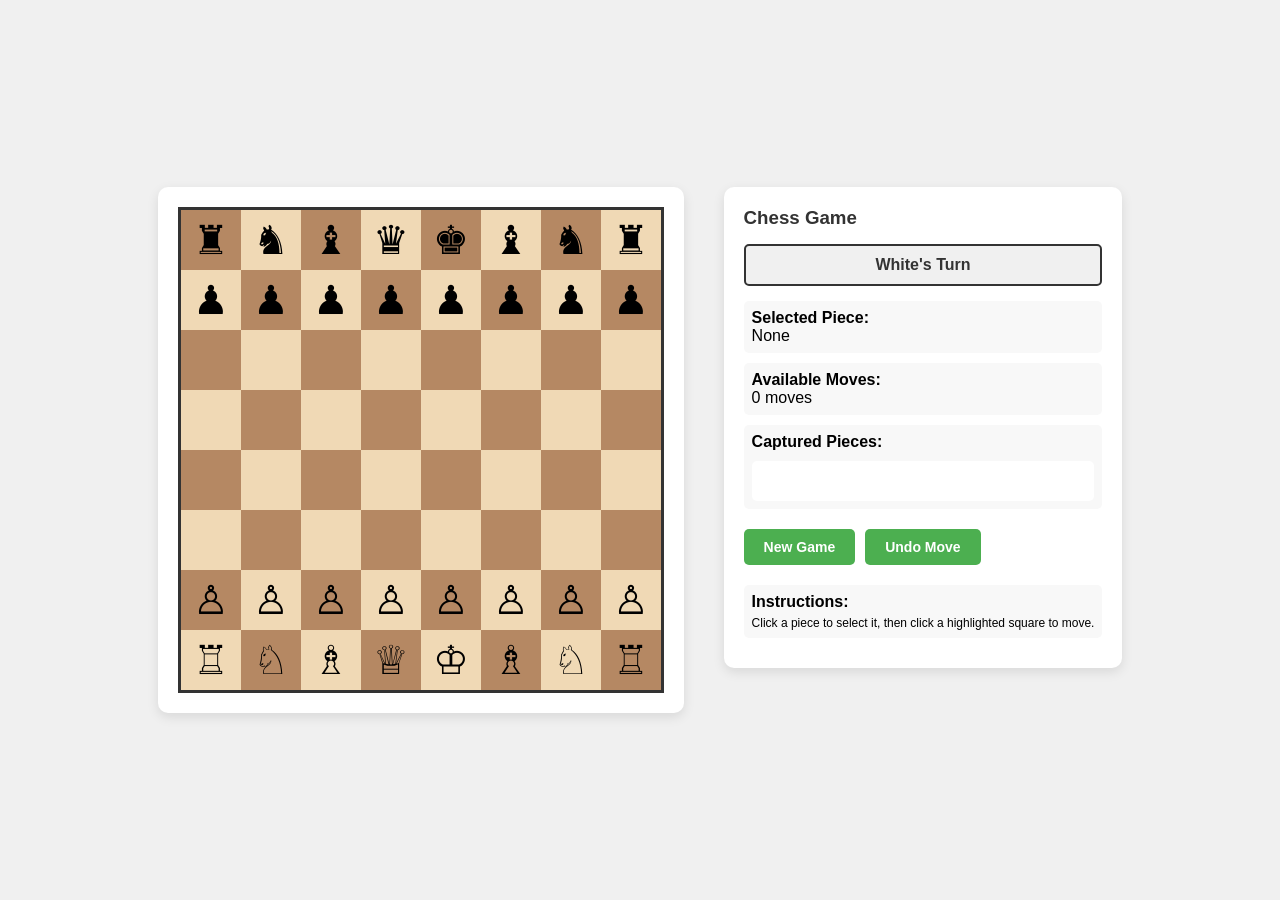
<file: index.html>
<!DOCTYPE html>
<html lang="en">
<head>
    <meta charset="UTF-8">
    <meta name="viewport" content="width=device-width, initial-scale=1.0">
    <title>Chess Board</title>
    <link rel="stylesheet" href="css/styles.css">
</head>
<body>
    <div class="game-container">
        <div class="board-container">
            <div id="chessboard"></div>
        </div>
        
        <div class="info-panel">
            <h3>Chess Game</h3>
            
            <div class="turn-indicator white-turn" id="turnIndicator">
                White's Turn
            </div>
            
            <div class="info-item">
                <strong>Selected Piece:</strong>
                <div id="selectedPiece">None</div>
            </div>
            
            <div class="info-item">
                <strong>Available Moves:</strong>
                <div id="availableMoves">0 moves</div>
            </div>
            
            <div class="info-item">
                <strong>Captured Pieces:</strong>
                <div class="piece-list" id="capturedPieces"></div>
            </div>
            
            <div class="controls">
                <button id="resetBtn">New Game</button>
                <button id="undoBtn">Undo Move</button>
            </div>
            
            <div class="info-item" style="margin-top: 20px;">
                <strong>Instructions:</strong>
                <p style="font-size: 12px; margin-top: 5px;">
                    Click a piece to select it, then click a highlighted square to move.
                </p>
            </div>
        </div>
    </div>

    <!-- Modal container for promotion dialog -->
    <div id="modal-container"></div>

    <script src="./js/ChessPiece.js"></script>
    <script src="./js/ChessSide.js"></script>
    <script src="./js/ChessBoard.js"></script>
    <script src="./js/modal-loader.js"></script>
    <script src="./js/app.js"></script>
</body>
</html>
</file>
<file: css/styles.css>
/* ===== RESET & BASE STYLES ===== */
* {
    margin: 0;
    padding: 0;
    box-sizing: border-box;
}

body {
    font-family: Arial, sans-serif;
    display: flex;
    justify-content: center;
    align-items: center;
    min-height: 100vh;
    background-color: #f0f0f0;
    padding: 20px;
}

/* ===== MAIN GAME LAYOUT ===== */
.game-container {
    display: flex;
    gap: 40px;
    flex-wrap: wrap;
    justify-content: center;
    align-items: flex-start;
}

.board-container {
    background-color: #fff;
    padding: 20px;
    border-radius: 10px;
    box-shadow: 0 4px 12px rgba(0,0,0,0.1);
}

/* ===== CHESSBOARD ===== */
#chessboard {
    display: grid;
    grid-template-columns: repeat(8, 60px);
    grid-template-rows: repeat(8, 60px);
    border: 3px solid #333;
    width: fit-content;
}

.square {
    width: 60px;
    height: 60px;
    display: flex;
    justify-content: center;
    align-items: center;
    font-size: 40px;
    cursor: pointer;
    user-select: none;
    position: relative;
}

.light {
    background-color: #f0d9b5;
}

.dark {
    background-color: #b58863;
}

/* ===== SQUARE HIGHLIGHTING ===== */
.selected {
    background-color: rgba(103, 167, 255, 0.7) !important;
}

.highlight {
    box-shadow: inset 0 0 0 3px rgba(255, 255, 0, 0.7);
}

/* ===== MOVE INDICATORS ===== */
.possible-move {
    position: absolute;
    width: 20px;
    height: 20px;
    background-color: rgba(0, 0, 0, 0.3);
    border-radius: 50%;
    top: 50%;
    left: 50%;
    transform: translate(-50%, -50%);
}

.capture-move {
    position: absolute;
    width: 56px;
    height: 56px;
    border: 3px solid rgba(255, 0, 0, 0.5);
    border-radius: 50%;
    top: 50%;
    left: 50%;
    transform: translate(-50%, -50%);
}

/* ===== COORDINATES (optional - not currently used but kept for future) ===== */
.coordinates {
    position: absolute;
    font-size: 12px;
    font-weight: bold;
    color: rgba(0, 0, 0, 0.5);
}

.file-coord {
    bottom: 2px;
    right: 4px;
}

.rank-coord {
    top: 2px;
    left: 4px;
}

/* ===== INFO PANEL ===== */
.info-panel {
    background-color: #fff;
    padding: 20px;
    border-radius: 10px;
    box-shadow: 0 4px 12px rgba(0,0,0,0.1);
    min-width: 250px;
}

.info-panel h3 {
    margin-bottom: 15px;
    color: #333;
}

.info-item {
    margin-bottom: 10px;
    padding: 8px;
    background-color: #f8f8f8;
    border-radius: 5px;
}

/* ===== TURN INDICATOR ===== */
.turn-indicator {
    padding: 10px;
    text-align: center;
    font-weight: bold;
    border-radius: 5px;
    margin-bottom: 15px;
}

.white-turn {
    background-color: #f0f0f0;
    color: #333;
    border: 2px solid #333;
}

.black-turn {
    background-color: #333;
    color: #fff;
    border: 2px solid #fff;
}

/* ===== PIECE LIST ===== */
.piece-list {
    display: flex;
    flex-wrap: wrap;
    gap: 5px;
    margin-top: 10px;
    min-height: 40px;
    padding: 10px;
    background-color: #fff;
    border-radius: 5px;
}

.piece-icon {
    font-size: 24px;
    width: 30px;
    height: 30px;
    display: flex;
    justify-content: center;
    align-items: center;
    background-color: #f8f8f8;
    border-radius: 3px;
    box-shadow: 0 2px 4px rgba(0,0,0,0.1);
}

/* ===== CONTROLS ===== */
.controls {
    margin-top: 20px;
    display: flex;
    gap: 10px;
}

button {
    padding: 10px 20px;
    border: none;
    border-radius: 5px;
    background-color: #4CAF50;
    color: white;
    cursor: pointer;
    font-size: 14px;
    font-weight: bold;
    transition: background-color 0.3s;
}

button:hover {
    background-color: #45a049;
}

button:disabled {
    background-color: #cccccc;
    cursor: not-allowed;
}

/* ===== PROMOTION DIALOG ===== */
.promotion-dialog {
    position: fixed;
    top: 0;
    left: 0;
    width: 100%;
    height: 100%;
    background-color: rgba(0, 0, 0, 0.5);
    display: flex;
    justify-content: center;
    align-items: center;
    z-index: 1000;
}

.promotion-content {
    background-color: white;
    padding: 20px;
    border-radius: 10px;
    text-align: center;
    box-shadow: 0 4px 20px rgba(0, 0, 0, 0.3);
}

.promotion-content h3 {
    margin: 0 0 20px 0;
    color: #333;
    font-family: Arial, sans-serif;
}

.piece-options {
    display: flex;
    gap: 15px;
    justify-content: center;
}

.piece-option {
    width: 70px;
    height: 70px;
    font-size: 48px;
    display: flex;
    align-items: center;
    justify-content: center;
    border: 2px solid #ccc;
    border-radius: 8px;
    cursor: pointer;
    transition: all 0.2s ease;
    background-color: #f8f8f8;
}

.piece-option:hover {
    background-color: #e0e0e0;
    border-color: #999;
    transform: scale(1.05);
    box-shadow: 0 2px 10px rgba(0, 0, 0, 0.2);
}

/* Black piece styling */
.black-promotion .piece-option {
    color: #444;
}

/* Optional: Add piece-specific colors */
.piece-option[data-piece="queen"] { color: #d4af37; }
.piece-option[data-piece="rook"] { color: #6b8e23; }
.piece-option[data-piece="bishop"] { color: #8b4513; }
.piece-option[data-piece="knight"] { color: #4682b4; }

/* ===== RESPONSIVE DESIGN ===== */
@media (max-width: 768px) {
    .game-container {
        flex-direction: column;
        align-items: center;
        gap: 20px;
    }
    
    #chessboard {
        grid-template-columns: repeat(8, 45px);
        grid-template-rows: repeat(8, 45px);
    }
    
    .square {
        width: 45px;
        height: 45px;
        font-size: 30px;
    }
    
    .capture-move {
        width: 41px;
        height: 41px;
    }
    
    .info-panel {
        width: 100%;
        max-width: 400px;
    }
    
    .piece-option {
        width: 50px;
        height: 50px;
        font-size: 36px;
    }
}

@media (max-width: 480px) {
    #chessboard {
        grid-template-columns: repeat(8, 35px);
        grid-template-rows: repeat(8, 35px);
    }
    
    .square {
        width: 35px;
        height: 35px;
        font-size: 24px;
    }
    
    .possible-move {
        width: 15px;
        height: 15px;
    }
    
    .capture-move {
        width: 31px;
        height: 31px;
        border-width: 2px;
    }
    
    .piece-option {
        width: 40px;
        height: 40px;
        font-size: 28px;
    }
    
    .controls {
        flex-direction: column;
    }
    
    button {
        width: 100%;
    }
    /* Game Over Dialog Styles */
/* Game Over Dialog Styles - Full screen overlay */
.gameover-dialog {
    position: fixed;
    top: 0;
    left: 0;
    width: 100vw;
    height: 100vh;
    background-color: rgba(0, 0, 0, 0.7);
    display: flex;
    justify-content: center;
    align-items: center;
    z-index: 9999;  /* Very high z-index to ensure it's on top of everything */
    backdrop-filter: blur(5px);  /* Blur the background for better focus */
}

.gameover-content {
    background-color: white;
    padding: 40px 60px;
    border-radius: 20px;
    text-align: center;
    box-shadow: 0 20px 40px rgba(0, 0, 0, 0.5);
    max-width: 500px;
    width: 90%;
    animation: modalAppear 0.4s ease;
    border: 5px solid #333;
}

@keyframes modalAppear {
    from {
        opacity: 0;
        transform: translateY(-50px) scale(0.8);
    }
    to {
        opacity: 1;
        transform: translateY(0) scale(1);
    }
}

.gameover-content h2 {
    margin: 0 0 20px 0;
    color: #333;
    font-size: 36px;
    font-weight: bold;
    text-transform: uppercase;
    letter-spacing: 2px;
    border-bottom: 3px solid #4CAF50;
    padding-bottom: 15px;
}

.gameover-message {
    font-size: 28px;
    margin: 25px 0;
    padding: 20px;
    border-radius: 12px;
    font-weight: bold;
}

.gameover-message.checkmate {
    background: linear-gradient(135deg, #667eea 0%, #764ba2 100%);
    color: white;
    text-shadow: 2px 2px 4px rgba(0,0,0,0.3);
    box-shadow: 0 10px 20px rgba(102, 126, 234, 0.4);
}

.gameover-message.stalemate {
    background: linear-gradient(135deg, #f093fb 0%, #f5576c 100%);
    color: white;
    text-shadow: 2px 2px 4px rgba(0,0,0,0.3);
    box-shadow: 0 10px 20px rgba(240, 147, 251, 0.4);
}

/* Winner-specific styling */
.gameover-message.white-wins {
    background: linear-gradient(135deg, #e0e0e0 0%, #ffffff 100%);
    color: #333;
    border: 3px solid #333;
}

.gameover-message.black-wins {
    background: linear-gradient(135deg, #2c3e50 0%, #3498db 100%);
    color: white;
    border: 3px solid #f1c40f;
}

.gameover-buttons {
    margin-top: 30px;
}

.gameover-button {
    padding: 15px 40px;
    border: none;
    border-radius: 50px;
    background: linear-gradient(135deg, #4CAF50 0%, #45a049 100%);
    color: white;
    cursor: pointer;
    font-size: 20px;
    font-weight: bold;
    transition: all 0.3s;
    min-width: 200px;
    text-transform: uppercase;
    letter-spacing: 1px;
    box-shadow: 0 5px 15px rgba(76, 175, 80, 0.4);
}

.gameover-button:hover {
    transform: translateY(-3px);
    box-shadow: 0 8px 25px rgba(76, 175, 80, 0.6);
}

.gameover-button:active {
    transform: translateY(0);
}

/* Responsive adjustments */
@media (max-width: 768px) {
    .gameover-content {
        padding: 30px 40px;
    }
    
    .gameover-content h2 {
        font-size: 28px;
    }
    
    .gameover-message {
        font-size: 22px;
        padding: 15px;
    }
    
    .gameover-button {
        padding: 12px 30px;
        font-size: 18px;
        min-width: 160px;
    }
}

@media (max-width: 480px) {
    .gameover-content {
        padding: 20px 30px;
    }
    
    .gameover-content h2 {
        font-size: 24px;
    }
    
    .gameover-message {
        font-size: 18px;
        padding: 12px;
    }
    
    .gameover-button {
        padding: 10px 25px;
        font-size: 16px;
        min-width: 140px;
    }
}
}
</file>
